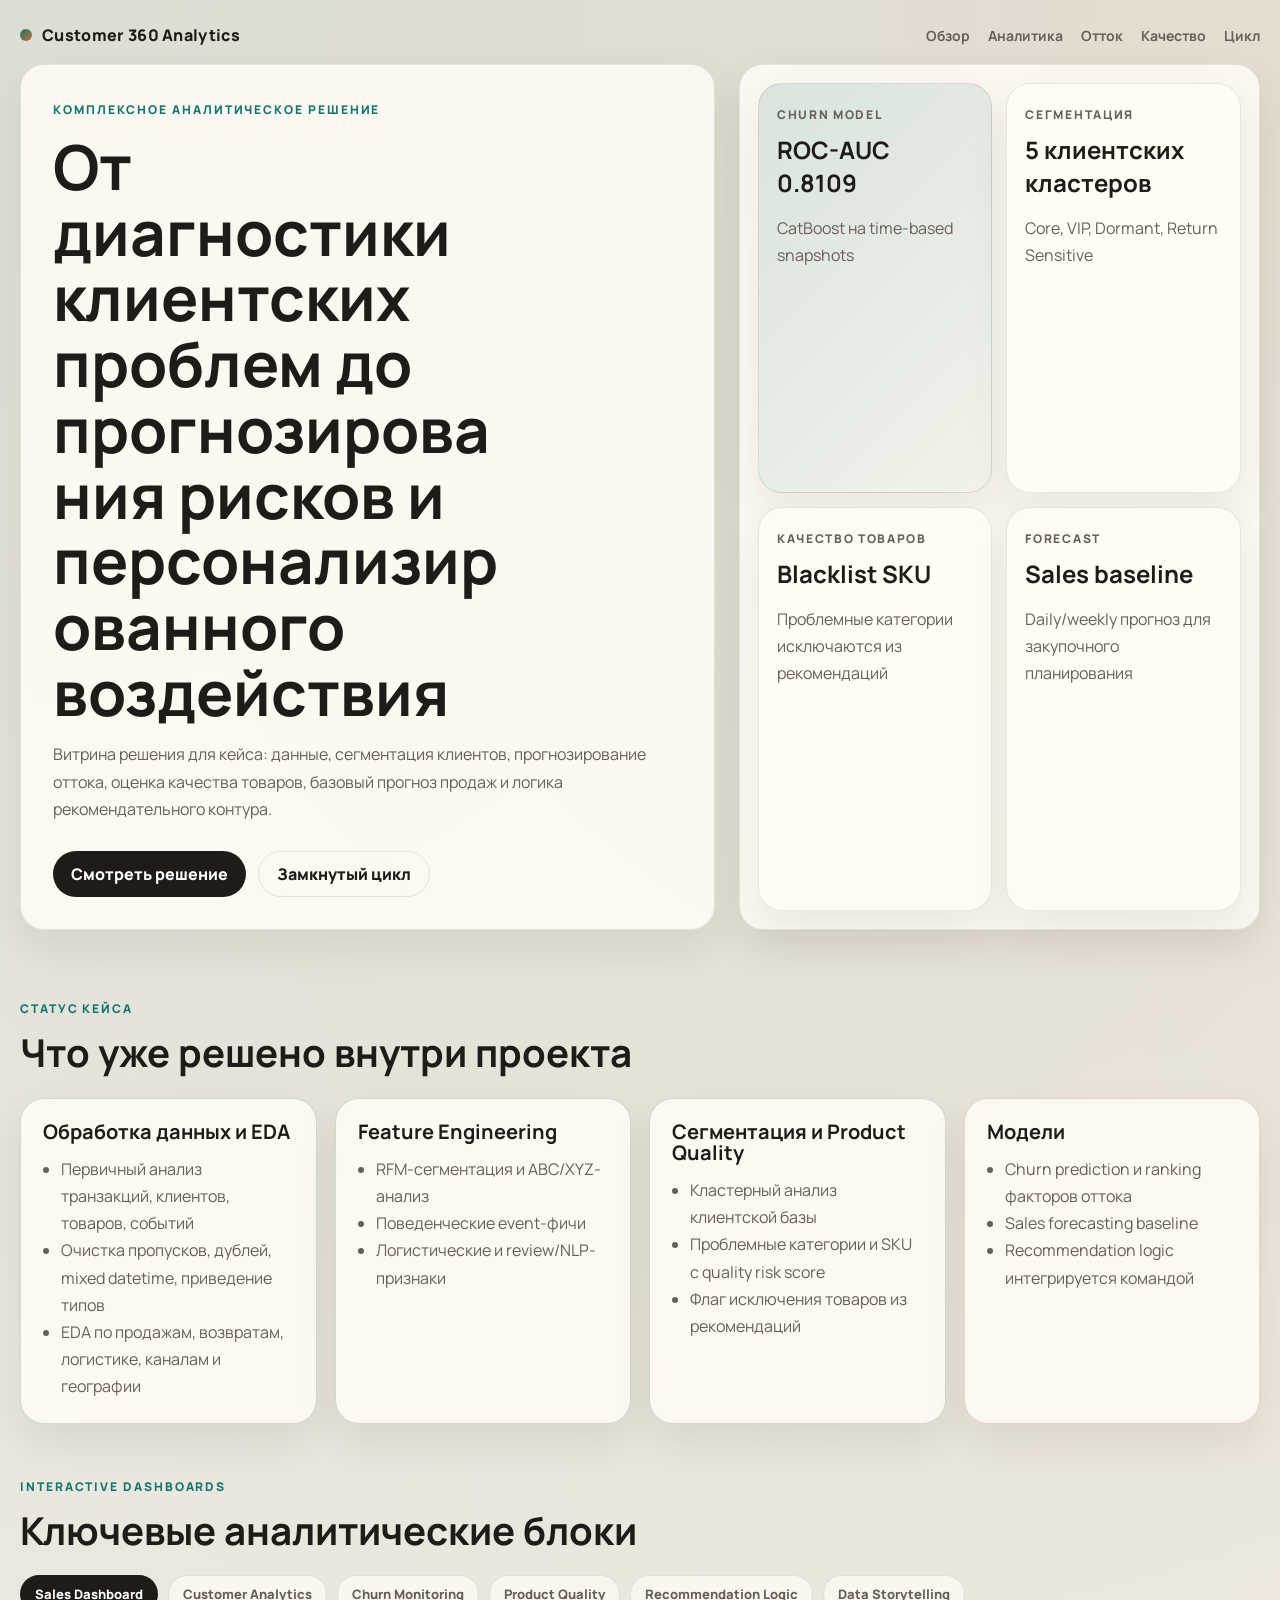
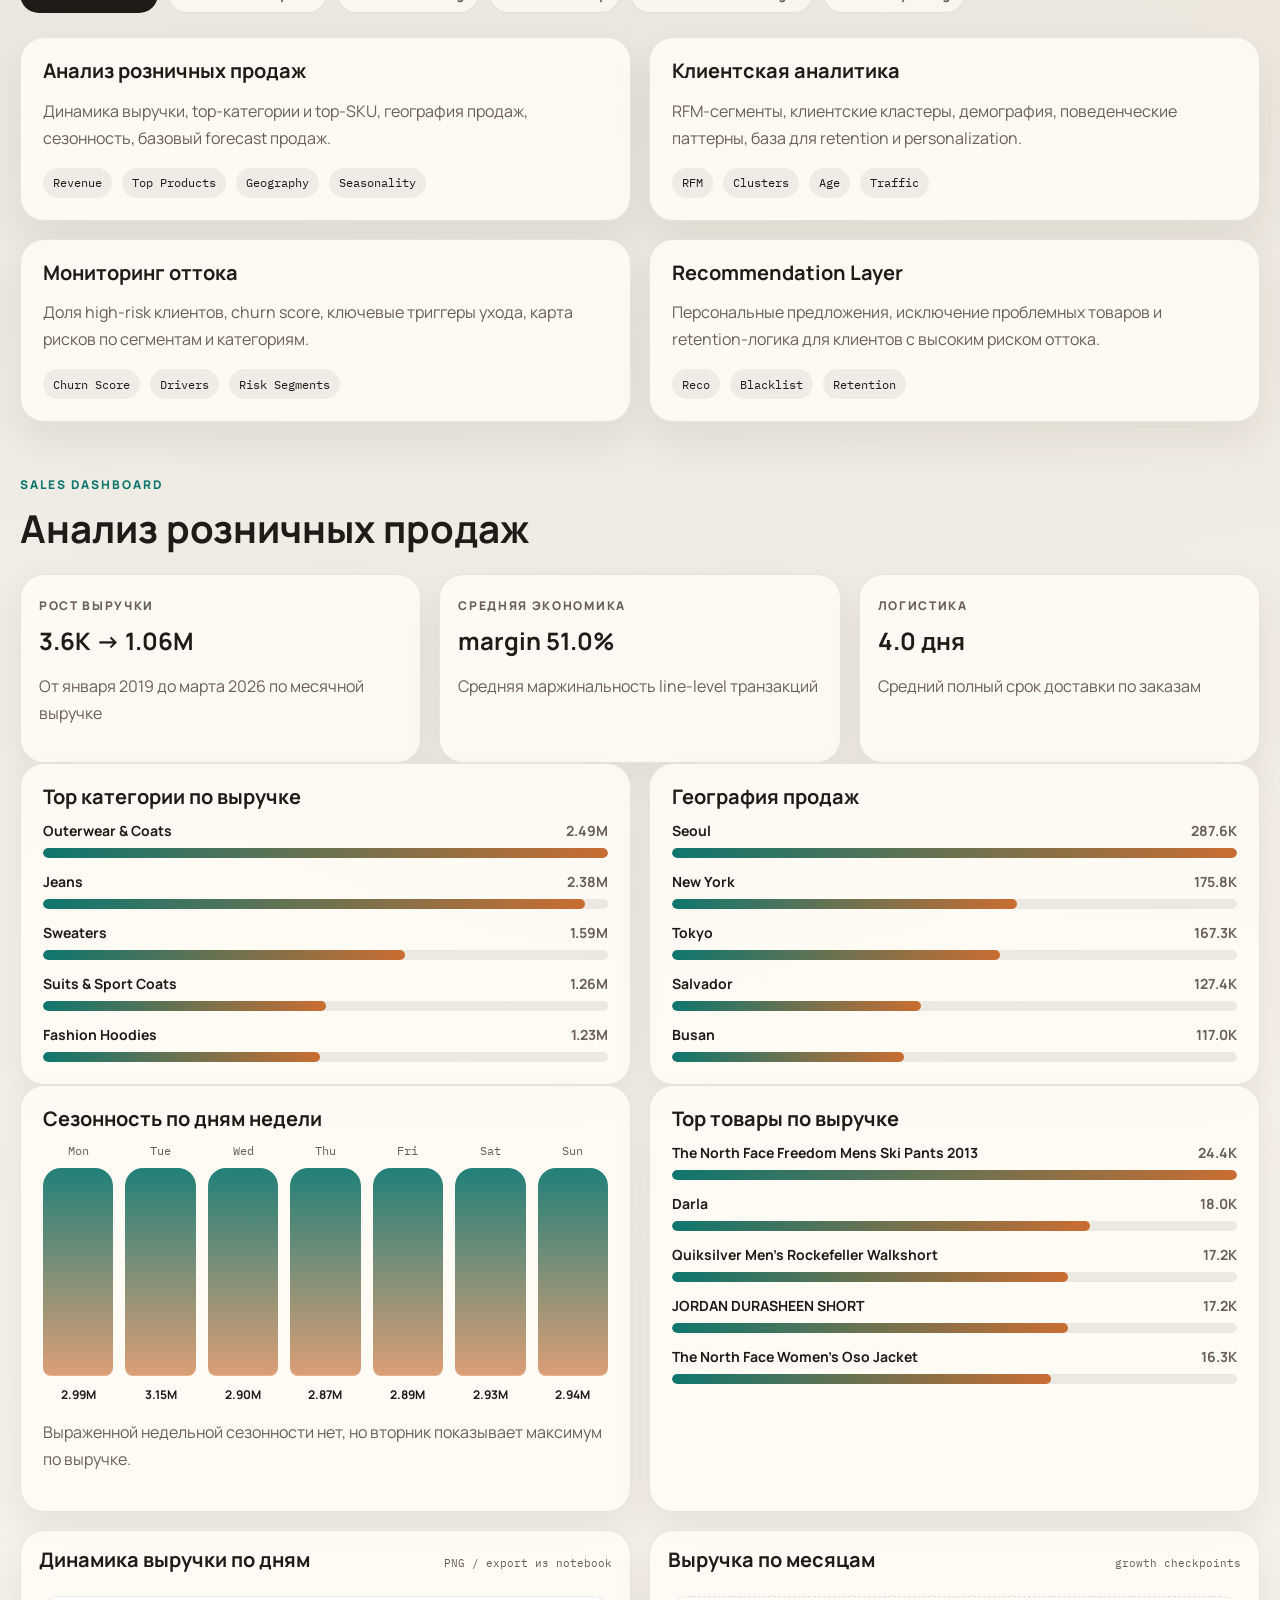
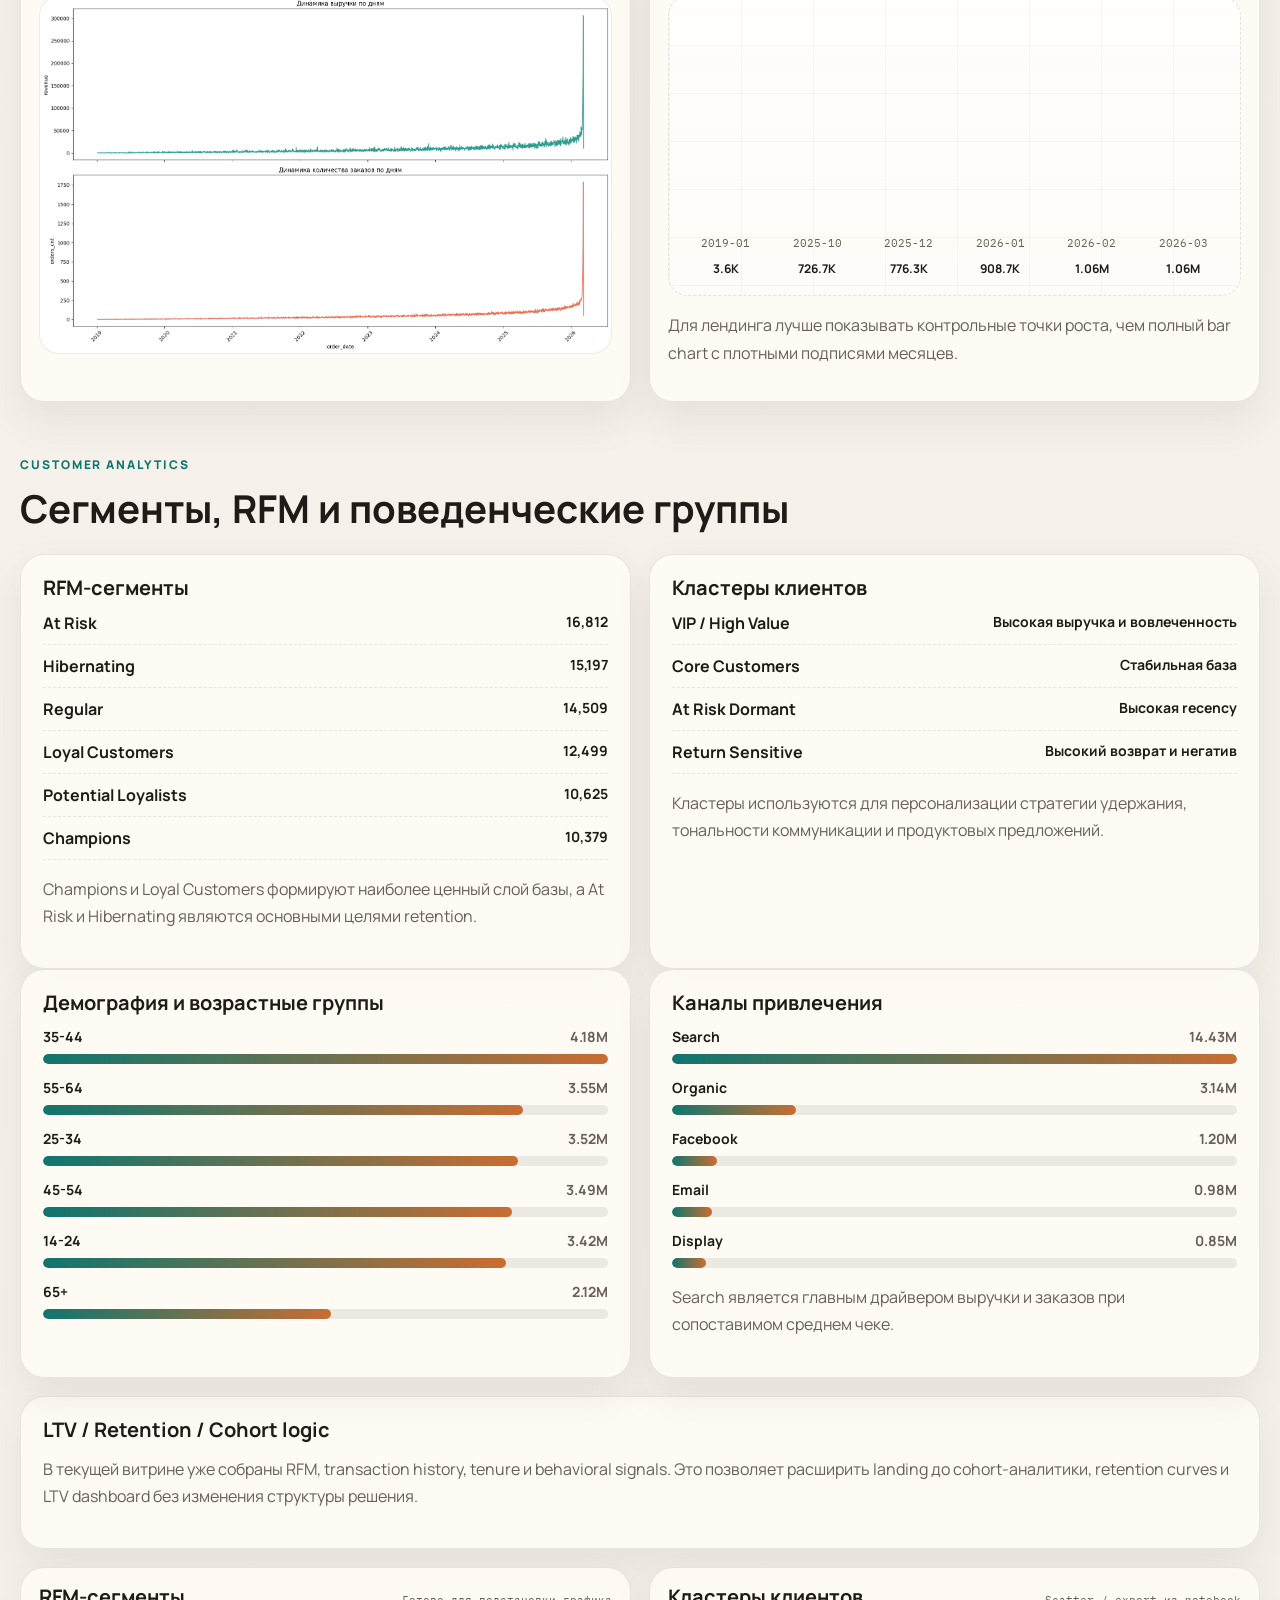
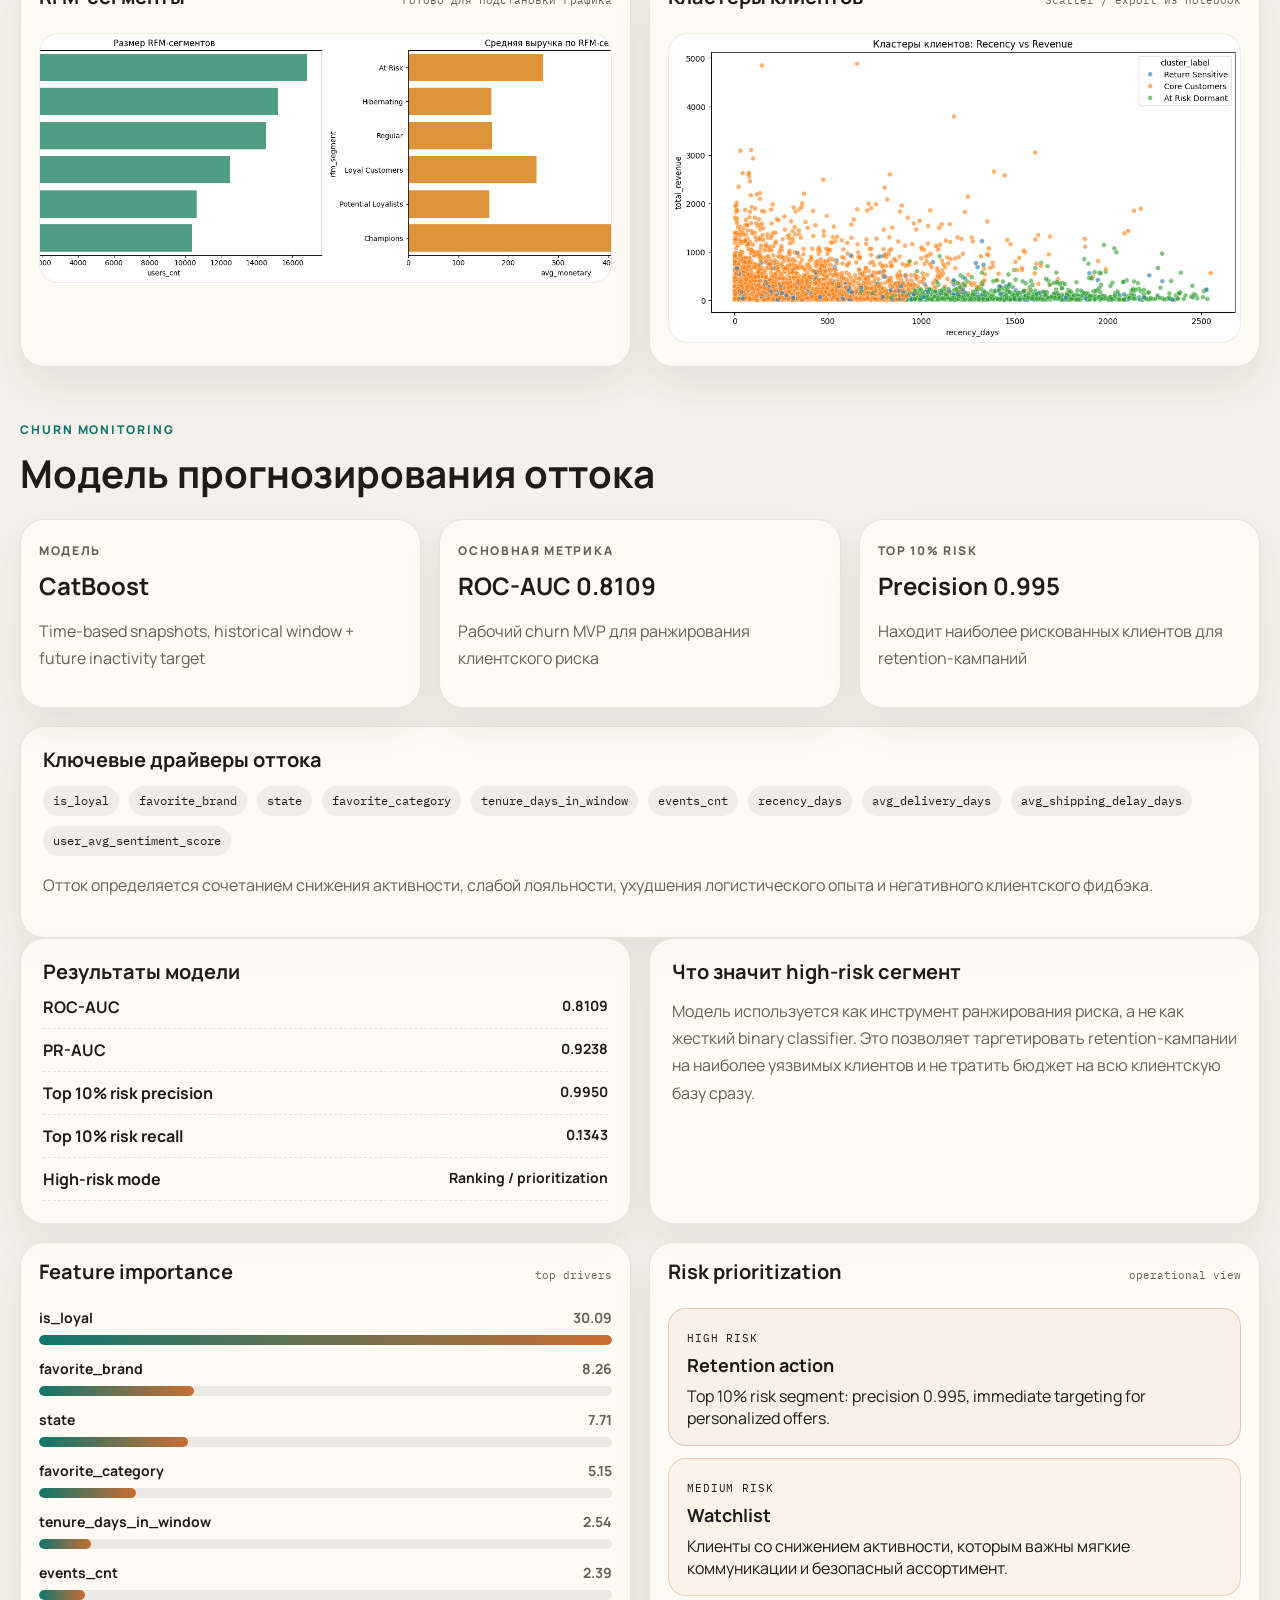
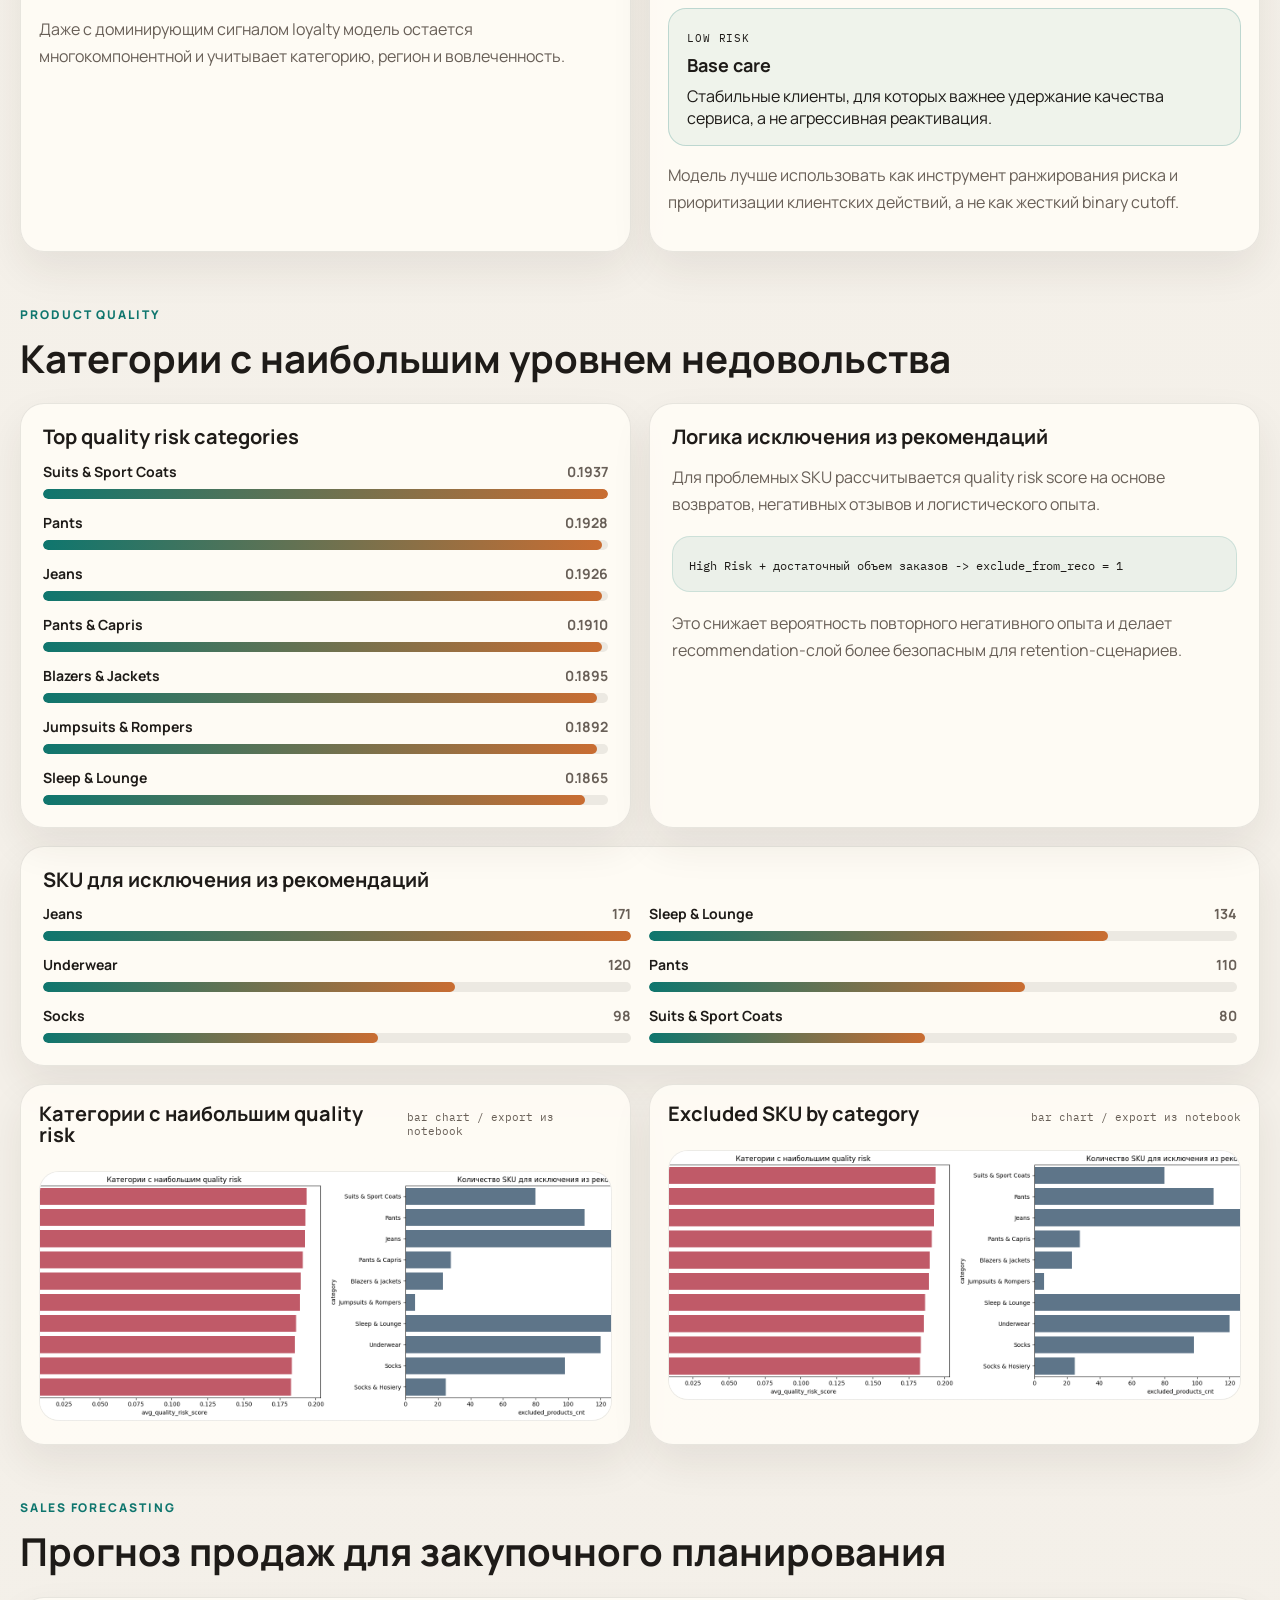
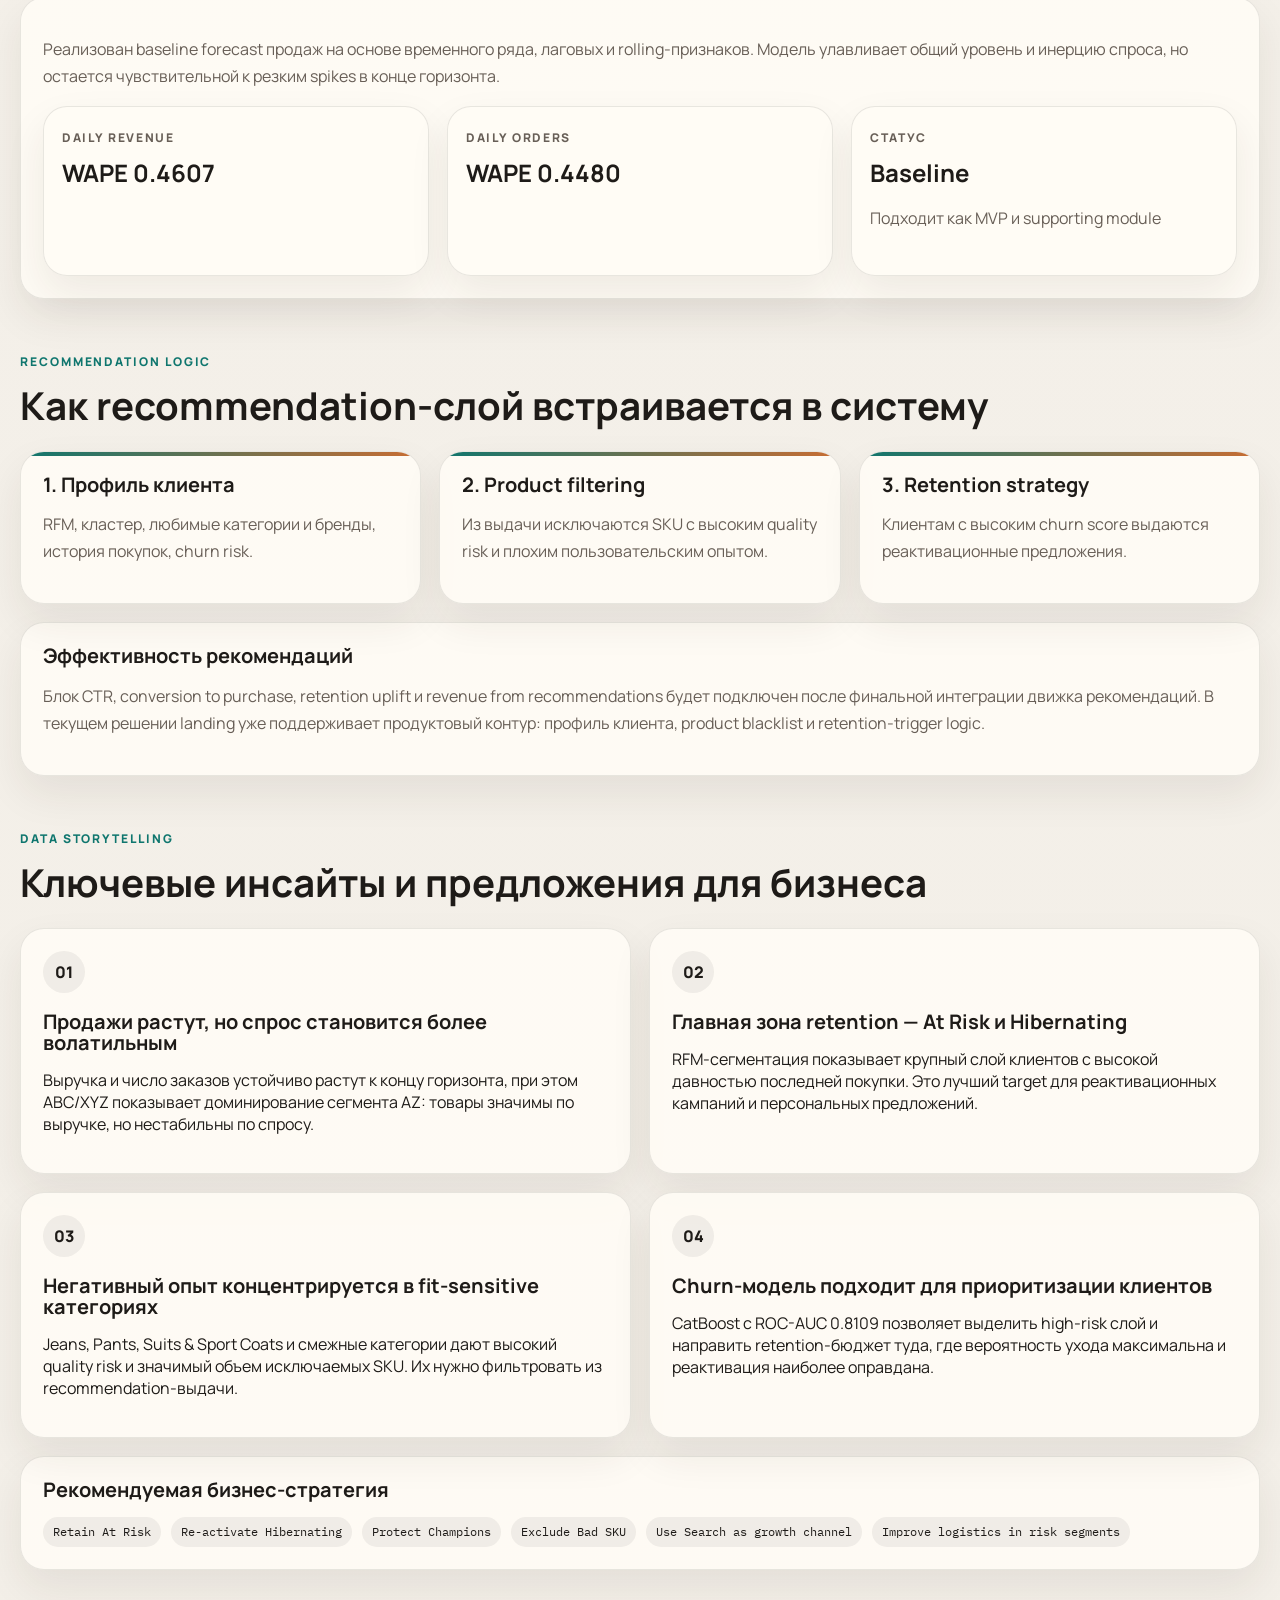
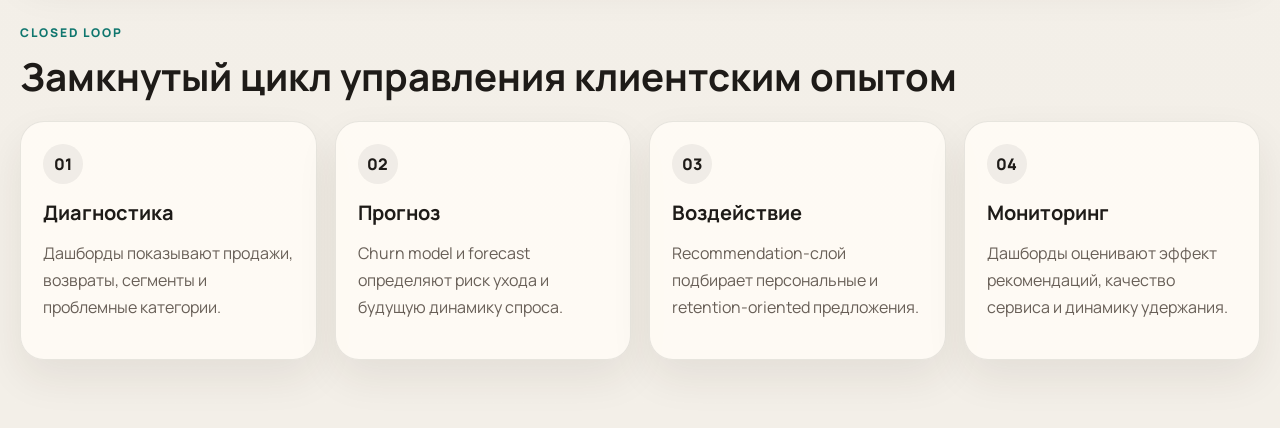
<file: landing/index.html>
<!doctype html>
<html lang="ru">
  <head>
    <meta charset="UTF-8" />
    <meta name="viewport" content="width=device-width, initial-scale=1.0" />
    <title>Customer 360 Analytics</title>
    <link rel="preconnect" href="https://fonts.googleapis.com" />
    <link rel="preconnect" href="https://fonts.gstatic.com" crossorigin />
    <link
      href="https://fonts.googleapis.com/css2?family=Manrope:wght@400;500;600;700;800&family=IBM+Plex+Mono:wght@400;500&display=swap"
      rel="stylesheet"
    />
    <link rel="stylesheet" href="./styles.css" />
  </head>
  <body>
    <div class="page-shell">
      <header class="hero">
        <nav class="topbar">
          <div class="brand">
            <span class="brand-dot"></span>
            <span>Customer 360 Analytics</span>
          </div>
          <div class="nav-links">
            <a href="#overview">Обзор</a>
            <a href="#analytics">Аналитика</a>
            <a href="#churn">Отток</a>
            <a href="#quality">Качество</a>
            <a href="#loop">Цикл</a>
          </div>
        </nav>

        <div class="hero-grid">
          <div class="hero-copy">
            <span class="eyebrow">Комплексное аналитическое решение</span>
            <h1>
              От диагностики клиентских проблем до прогнозирования рисков и
              персонализированного воздействия
            </h1>
            <p class="hero-text">
              Витрина решения для кейса: данные, сегментация клиентов,
              прогнозирование оттока, оценка качества товаров, базовый
              прогноз продаж и логика рекомендательного контура.
            </p>
            <div class="hero-actions">
              <a class="btn btn-primary" href="#overview">Смотреть решение</a>
              <a class="btn btn-secondary" href="#loop">Замкнутый цикл</a>
            </div>
          </div>

          <div class="hero-panel">
            <div class="metric-card accent">
              <span class="metric-label">Churn model</span>
              <strong>ROC-AUC 0.8109</strong>
              <p>CatBoost на time-based snapshots</p>
            </div>
            <div class="metric-card">
              <span class="metric-label">Сегментация</span>
              <strong>5 клиентских кластеров</strong>
              <p>Core, VIP, Dormant, Return Sensitive</p>
            </div>
            <div class="metric-card">
              <span class="metric-label">Качество товаров</span>
              <strong>Blacklist SKU</strong>
              <p>Проблемные категории исключаются из рекомендаций</p>
            </div>
            <div class="metric-card">
              <span class="metric-label">Forecast</span>
              <strong>Sales baseline</strong>
              <p>Daily/weekly прогноз для закупочного планирования</p>
            </div>
          </div>
        </div>
      </header>

      <main>
        <section id="overview" class="section">
          <div class="section-head">
            <span class="eyebrow">Статус кейса</span>
            <h2>Что уже решено внутри проекта</h2>
          </div>

          <div class="status-grid">
            <article class="status-card done">
              <h3>Обработка данных и EDA</h3>
              <ul>
                <li>Первичный анализ транзакций, клиентов, товаров, событий</li>
                <li>Очистка пропусков, дублей, mixed datetime, приведение типов</li>
                <li>EDA по продажам, возвратам, логистике, каналам и географии</li>
              </ul>
            </article>
            <article class="status-card done">
              <h3>Feature Engineering</h3>
              <ul>
                <li>RFM-сегментация и ABC/XYZ-анализ</li>
                <li>Поведенческие event-фичи</li>
                <li>Логистические и review/NLP-признаки</li>
              </ul>
            </article>
            <article class="status-card done">
              <h3>Сегментация и Product Quality</h3>
              <ul>
                <li>Кластерный анализ клиентской базы</li>
                <li>Проблемные категории и SKU с quality risk score</li>
                <li>Флаг исключения товаров из рекомендаций</li>
              </ul>
            </article>
            <article class="status-card progress">
              <h3>Модели</h3>
              <ul>
                <li>Churn prediction и ranking факторов оттока</li>
                <li>Sales forecasting baseline</li>
                <li>Recommendation logic интегрируется командой</li>
              </ul>
            </article>
          </div>
        </section>

        <section id="analytics" class="section section-alt">
          <div class="section-head">
            <span class="eyebrow">Interactive Dashboards</span>
            <h2>Ключевые аналитические блоки</h2>
          </div>

          <div class="tabs-strip">
            <a class="tab-pill active" href="#sales-dashboard">Sales Dashboard</a>
            <a class="tab-pill" href="#customer">Customer Analytics</a>
            <a class="tab-pill" href="#churn">Churn Monitoring</a>
            <a class="tab-pill" href="#quality">Product Quality</a>
            <a class="tab-pill" href="#reco">Recommendation Logic</a>
            <a class="tab-pill" href="#storytelling">Data Storytelling</a>
          </div>

          <div class="dashboard-grid">
            <article class="dashboard-card">
              <h3>Анализ розничных продаж</h3>
              <p>
                Динамика выручки, top-категории и top-SKU, география продаж,
                сезонность, базовый forecast продаж.
              </p>
              <div class="tag-row">
                <span>Revenue</span>
                <span>Top Products</span>
                <span>Geography</span>
                <span>Seasonality</span>
              </div>
            </article>
            <article class="dashboard-card">
              <h3>Клиентская аналитика</h3>
              <p>
                RFM-сегменты, клиентские кластеры, демография, поведенческие
                паттерны, база для retention и personalization.
              </p>
              <div class="tag-row">
                <span>RFM</span>
                <span>Clusters</span>
                <span>Age</span>
                <span>Traffic</span>
              </div>
            </article>
            <article class="dashboard-card">
              <h3>Мониторинг оттока</h3>
              <p>
                Доля high-risk клиентов, churn score, ключевые триггеры ухода,
                карта рисков по сегментам и категориям.
              </p>
              <div class="tag-row">
                <span>Churn Score</span>
                <span>Drivers</span>
                <span>Risk Segments</span>
              </div>
            </article>
            <article class="dashboard-card">
              <h3>Recommendation Layer</h3>
              <p>
                Персональные предложения, исключение проблемных товаров и
                retention-логика для клиентов с высоким риском оттока.
              </p>
              <div class="tag-row">
                <span>Reco</span>
                <span>Blacklist</span>
                <span>Retention</span>
              </div>
            </article>
          </div>
        </section>

        <section id="sales-dashboard" class="section">
          <div class="section-head">
            <span class="eyebrow">Sales Dashboard</span>
            <h2>Анализ розничных продаж</h2>
          </div>

          <div class="three-col compact">
            <article class="info-card">
              <span class="metric-label">Рост выручки</span>
              <strong>3.6K -> 1.06M</strong>
              <p>От января 2019 до марта 2026 по месячной выручке</p>
            </article>
            <article class="info-card">
              <span class="metric-label">Средняя экономика</span>
              <strong>margin 51.0%</strong>
              <p>Средняя маржинальность line-level транзакций</p>
            </article>
            <article class="info-card">
              <span class="metric-label">Логистика</span>
              <strong>4.0 дня</strong>
              <p>Средний полный срок доставки по заказам</p>
            </article>
          </div>

          <div class="two-col">
            <div class="panel">
              <h3>Top категории по выручке</h3>
              <div class="bar-list">
                <div class="bar-row"><span>Outerwear &amp; Coats</span><strong>2.49M</strong><div class="bar"><i style="width:100%"></i></div></div>
                <div class="bar-row"><span>Jeans</span><strong>2.38M</strong><div class="bar"><i style="width:96%"></i></div></div>
                <div class="bar-row"><span>Sweaters</span><strong>1.59M</strong><div class="bar"><i style="width:64%"></i></div></div>
                <div class="bar-row"><span>Suits &amp; Sport Coats</span><strong>1.26M</strong><div class="bar"><i style="width:50%"></i></div></div>
                <div class="bar-row"><span>Fashion Hoodies</span><strong>1.23M</strong><div class="bar"><i style="width:49%"></i></div></div>
              </div>
            </div>

            <div class="panel">
              <h3>География продаж</h3>
              <div class="bar-list">
                <div class="bar-row"><span>Seoul</span><strong>287.6K</strong><div class="bar"><i style="width:100%"></i></div></div>
                <div class="bar-row"><span>New York</span><strong>175.8K</strong><div class="bar"><i style="width:61%"></i></div></div>
                <div class="bar-row"><span>Tokyo</span><strong>167.3K</strong><div class="bar"><i style="width:58%"></i></div></div>
                <div class="bar-row"><span>Salvador</span><strong>127.4K</strong><div class="bar"><i style="width:44%"></i></div></div>
                <div class="bar-row"><span>Busan</span><strong>117.0K</strong><div class="bar"><i style="width:41%"></i></div></div>
              </div>
            </div>
          </div>

          <div class="two-col">
            <div class="panel">
              <h3>Сезонность по дням недели</h3>
              <div class="weekday-grid detailed">
                <div class="weekday-col">
                  <span>Mon</span>
                  <i style="height:94%"></i>
                  <strong>2.99M</strong>
                </div>
                <div class="weekday-col">
                  <span>Tue</span>
                  <i style="height:100%"></i>
                  <strong>3.15M</strong>
                </div>
                <div class="weekday-col">
                  <span>Wed</span>
                  <i style="height:92%"></i>
                  <strong>2.90M</strong>
                </div>
                <div class="weekday-col">
                  <span>Thu</span>
                  <i style="height:91%"></i>
                  <strong>2.87M</strong>
                </div>
                <div class="weekday-col">
                  <span>Fri</span>
                  <i style="height:92%"></i>
                  <strong>2.89M</strong>
                </div>
                <div class="weekday-col">
                  <span>Sat</span>
                  <i style="height:93%"></i>
                  <strong>2.93M</strong>
                </div>
                <div class="weekday-col">
                  <span>Sun</span>
                  <i style="height:93.5%"></i>
                  <strong>2.94M</strong>
                </div>
              </div>
              <p class="caption">Выраженной недельной сезонности нет, но вторник показывает максимум по выручке.</p>
            </div>

            <div class="panel">
              <h3>Top товары по выручке</h3>
              <div class="bar-list">
                <div class="bar-row"><span>The North Face Freedom Mens Ski Pants 2013</span><strong>24.4K</strong><div class="bar"><i style="width:100%"></i></div></div>
                <div class="bar-row"><span>Darla</span><strong>18.0K</strong><div class="bar"><i style="width:74%"></i></div></div>
                <div class="bar-row"><span>Quiksilver Men's Rockefeller Walkshort</span><strong>17.2K</strong><div class="bar"><i style="width:70%"></i></div></div>
                <div class="bar-row"><span>JORDAN DURASHEEN SHORT</span><strong>17.2K</strong><div class="bar"><i style="width:70%"></i></div></div>
                <div class="bar-row"><span>The North Face Women's Oso Jacket</span><strong>16.3K</strong><div class="bar"><i style="width:67%"></i></div></div>
              </div>
            </div>
          </div>

          <div class="chart-grid">
            <div class="chart-slot">
              <div class="chart-slot-head">
                <h3>Динамика выручки по дням</h3>
                <span>PNG / export из notebook</span>
              </div>
              <div class="chart-frame">
                <img src="./assets/plots/sales_daily_revenue.png" alt="Динамика выручки по дням" onload="this.nextElementSibling.style.display='none'" onerror="this.style.display='none'; this.nextElementSibling.style.display='block'" />
                <div class="chart-fallback">
                  <div class="chart-line chart-line-1"></div>
                  <div class="chart-line chart-line-2"></div>
                  <span>Положите файл <code>sales_daily_revenue.png</code> в <code>landing/assets/plots/</code></span>
                </div>
              </div>
            </div>
            <div class="chart-slot">
              <div class="chart-slot-head">
                <h3>Выручка по месяцам</h3>
                <span>growth checkpoints</span>
              </div>
              <div class="chart-placeholder bars checkpoints">
                <div class="checkpoint"><i style="height: 2%"></i><span>2019-01</span><strong>3.6K</strong></div>
                <div class="checkpoint"><i style="height: 18%"></i><span>2025-10</span><strong>726.7K</strong></div>
                <div class="checkpoint"><i style="height: 20%"></i><span>2025-12</span><strong>776.3K</strong></div>
                <div class="checkpoint"><i style="height: 24%"></i><span>2026-01</span><strong>908.7K</strong></div>
                <div class="checkpoint"><i style="height: 28%"></i><span>2026-02</span><strong>1.06M</strong></div>
                <div class="checkpoint"><i style="height: 28.5%"></i><span>2026-03</span><strong>1.06M</strong></div>
              </div>
              <p class="caption">Для лендинга лучше показывать контрольные точки роста, чем полный bar chart с плотными подписями месяцев.</p>
            </div>
          </div>
        </section>

        <section id="customer" class="section">
          <div class="section-head">
            <span class="eyebrow">Customer Analytics</span>
            <h2>Сегменты, RFM и поведенческие группы</h2>
          </div>

          <div class="two-col">
            <div class="panel">
              <h3>RFM-сегменты</h3>
              <div class="mini-list">
                <div><span>At Risk</span><strong>16,812</strong></div>
                <div><span>Hibernating</span><strong>15,197</strong></div>
                <div><span>Regular</span><strong>14,509</strong></div>
                <div><span>Loyal Customers</span><strong>12,499</strong></div>
                <div><span>Potential Loyalists</span><strong>10,625</strong></div>
                <div><span>Champions</span><strong>10,379</strong></div>
              </div>
              <p class="caption">
                Champions и Loyal Customers формируют наиболее ценный слой базы,
                а At Risk и Hibernating являются основными целями retention.
              </p>
            </div>

            <div class="panel">
              <h3>Кластеры клиентов</h3>
              <div class="mini-list">
                <div><span>VIP / High Value</span><strong>Высокая выручка и вовлеченность</strong></div>
                <div><span>Core Customers</span><strong>Стабильная база</strong></div>
                <div><span>At Risk Dormant</span><strong>Высокая recency</strong></div>
                <div><span>Return Sensitive</span><strong>Высокий возврат и негатив</strong></div>
              </div>
              <p class="caption">
                Кластеры используются для персонализации стратегии удержания,
                тональности коммуникации и продуктовых предложений.
              </p>
            </div>
          </div>

          <div class="two-col">
            <div class="panel">
              <h3>Демография и возрастные группы</h3>
              <div class="bar-list">
                <div class="bar-row"><span>35-44</span><strong>4.18M</strong><div class="bar"><i style="width:100%"></i></div></div>
                <div class="bar-row"><span>55-64</span><strong>3.55M</strong><div class="bar"><i style="width:85%"></i></div></div>
                <div class="bar-row"><span>25-34</span><strong>3.52M</strong><div class="bar"><i style="width:84%"></i></div></div>
                <div class="bar-row"><span>45-54</span><strong>3.49M</strong><div class="bar"><i style="width:83%"></i></div></div>
                <div class="bar-row"><span>14-24</span><strong>3.42M</strong><div class="bar"><i style="width:82%"></i></div></div>
                <div class="bar-row"><span>65+</span><strong>2.12M</strong><div class="bar"><i style="width:51%"></i></div></div>
              </div>
            </div>

            <div class="panel">
              <h3>Каналы привлечения</h3>
              <div class="bar-list">
                <div class="bar-row"><span>Search</span><strong>14.43M</strong><div class="bar"><i style="width:100%"></i></div></div>
                <div class="bar-row"><span>Organic</span><strong>3.14M</strong><div class="bar"><i style="width:22%"></i></div></div>
                <div class="bar-row"><span>Facebook</span><strong>1.20M</strong><div class="bar"><i style="width:8%"></i></div></div>
                <div class="bar-row"><span>Email</span><strong>0.98M</strong><div class="bar"><i style="width:7%"></i></div></div>
                <div class="bar-row"><span>Display</span><strong>0.85M</strong><div class="bar"><i style="width:6%"></i></div></div>
              </div>
              <p class="caption">Search является главным драйвером выручки и заказов при сопоставимом среднем чеке.</p>
            </div>
          </div>

          <div class="panel wide">
            <h3>LTV / Retention / Cohort logic</h3>
            <p>
              В текущей витрине уже собраны RFM, transaction history, tenure и behavioral signals. Это позволяет
              расширить landing до cohort-аналитики, retention curves и LTV dashboard без изменения структуры решения.
            </p>
          </div>

          <div class="chart-grid">
            <div class="chart-slot">
              <div class="chart-slot-head">
                <h3>RFM-сегменты</h3>
                <span>Готово для подстановки графика</span>
              </div>
              <div class="chart-frame">
                <img src="./assets/plots/customer_rfm_segments.png" alt="RFM сегменты" onload="this.nextElementSibling.style.display='none'" onerror="this.style.display='none'; this.nextElementSibling.style.display='block'" />
                <div class="chart-fallback bars">
                  <i style="height: 100%"></i><i style="height: 90%"></i><i style="height: 86%"></i>
                  <i style="height: 74%"></i><i style="height: 63%"></i><i style="height: 61%"></i>
                  <span>Положите файл <code>customer_rfm_segments.png</code> в <code>landing/assets/plots/</code></span>
                </div>
              </div>
            </div>
            <div class="chart-slot">
              <div class="chart-slot-head">
                <h3>Кластеры клиентов</h3>
                <span>Scatter / export из notebook</span>
              </div>
              <div class="chart-frame">
                <img src="./assets/plots/customer_clusters.png" alt="Кластеры клиентов" onload="this.nextElementSibling.style.display='none'" onerror="this.style.display='none'; this.nextElementSibling.style.display='block'" />
                <div class="chart-fallback scatter">
                  <span style="left:14%; top:70%"></span>
                  <span style="left:19%; top:61%"></span>
                  <span style="left:26%; top:65%"></span>
                  <span style="left:38%; top:36%"></span>
                  <span style="left:49%; top:58%"></span>
                  <span style="left:58%; top:72%"></span>
                  <span style="left:68%; top:28%"></span>
                  <span style="left:77%; top:63%"></span>
                  <span style="left:84%; top:47%"></span>
                  <em>Положите файл <code>customer_clusters.png</code> в <code>landing/assets/plots/</code></em>
                </div>
              </div>
            </div>
          </div>
        </section>

        <section id="churn" class="section section-alt">
          <div class="section-head">
            <span class="eyebrow">Churn Monitoring</span>
            <h2>Модель прогнозирования оттока</h2>
          </div>

          <div class="three-col">
            <article class="info-card">
              <span class="metric-label">Модель</span>
              <strong>CatBoost</strong>
              <p>Time-based snapshots, historical window + future inactivity target</p>
            </article>
            <article class="info-card">
              <span class="metric-label">Основная метрика</span>
              <strong>ROC-AUC 0.8109</strong>
              <p>Рабочий churn MVP для ранжирования клиентского риска</p>
            </article>
            <article class="info-card">
              <span class="metric-label">Top 10% risk</span>
              <strong>Precision 0.995</strong>
              <p>Находит наиболее рискованных клиентов для retention-кампаний</p>
            </article>
          </div>

          <div class="panel wide">
            <h3>Ключевые драйверы оттока</h3>
            <div class="tag-row">
              <span>is_loyal</span>
              <span>favorite_brand</span>
              <span>state</span>
              <span>favorite_category</span>
              <span>tenure_days_in_window</span>
              <span>events_cnt</span>
              <span>recency_days</span>
              <span>avg_delivery_days</span>
              <span>avg_shipping_delay_days</span>
              <span>user_avg_sentiment_score</span>
            </div>
            <p class="caption">
              Отток определяется сочетанием снижения активности, слабой
              лояльности, ухудшения логистического опыта и негативного
              клиентского фидбэка.
            </p>
          </div>

          <div class="two-col">
            <div class="panel">
              <h3>Результаты модели</h3>
              <div class="mini-list">
                <div><span>ROC-AUC</span><strong>0.8109</strong></div>
                <div><span>PR-AUC</span><strong>0.9238</strong></div>
                <div><span>Top 10% risk precision</span><strong>0.9950</strong></div>
                <div><span>Top 10% risk recall</span><strong>0.1343</strong></div>
                <div><span>High-risk mode</span><strong>Ranking / prioritization</strong></div>
              </div>
            </div>

            <div class="panel">
              <h3>Что значит high-risk сегмент</h3>
              <p>
                Модель используется как инструмент ранжирования риска, а не как жесткий binary classifier.
                Это позволяет таргетировать retention-кампании на наиболее уязвимых клиентов и не тратить бюджет
                на всю клиентскую базу сразу.
              </p>
            </div>
          </div>

          <div class="chart-grid">
            <div class="chart-slot">
              <div class="chart-slot-head">
                <h3>Feature importance</h3>
                <span>top drivers</span>
              </div>
              <div class="bar-list">
                <div class="bar-row"><span>is_loyal</span><strong>30.09</strong><div class="bar"><i style="width:100%"></i></div></div>
                <div class="bar-row"><span>favorite_brand</span><strong>8.26</strong><div class="bar"><i style="width:27%"></i></div></div>
                <div class="bar-row"><span>state</span><strong>7.71</strong><div class="bar"><i style="width:26%"></i></div></div>
                <div class="bar-row"><span>favorite_category</span><strong>5.15</strong><div class="bar"><i style="width:17%"></i></div></div>
                <div class="bar-row"><span>tenure_days_in_window</span><strong>2.54</strong><div class="bar"><i style="width:9%"></i></div></div>
                <div class="bar-row"><span>events_cnt</span><strong>2.39</strong><div class="bar"><i style="width:8%"></i></div></div>
              </div>
              <p class="caption">Даже с доминирующим сигналом loyalty модель остается многокомпонентной и учитывает категорию, регион и вовлеченность.</p>
            </div>
            <div class="chart-slot">
              <div class="chart-slot-head">
                <h3>Risk prioritization</h3>
                <span>operational view</span>
              </div>
              <div class="priority-stack">
                <div class="priority-card high">
                  <span>High Risk</span>
                  <strong>Retention action</strong>
                  <p>Top 10% risk segment: precision 0.995, immediate targeting for personalized offers.</p>
                </div>
                <div class="priority-card medium">
                  <span>Medium Risk</span>
                  <strong>Watchlist</strong>
                  <p>Клиенты со снижением активности, которым важны мягкие коммуникации и безопасный ассортимент.</p>
                </div>
                <div class="priority-card low">
                  <span>Low Risk</span>
                  <strong>Base care</strong>
                  <p>Стабильные клиенты, для которых важнее удержание качества сервиса, а не агрессивная реактивация.</p>
                </div>
              </div>
              <p class="caption">Модель лучше использовать как инструмент ранжирования риска и приоритизации клиентских действий, а не как жесткий binary cutoff.</p>
            </div>
          </div>
        </section>

        <section id="quality" class="section">
          <div class="section-head">
            <span class="eyebrow">Product Quality</span>
            <h2>Категории с наибольшим уровнем недовольства</h2>
          </div>

          <div class="two-col">
            <div class="panel">
              <h3>Top quality risk categories</h3>
              <div class="bar-list">
                <div class="bar-row"><span>Suits &amp; Sport Coats</span><strong>0.1937</strong><div class="bar"><i style="width:100%"></i></div></div>
                <div class="bar-row"><span>Pants</span><strong>0.1928</strong><div class="bar"><i style="width:99%"></i></div></div>
                <div class="bar-row"><span>Jeans</span><strong>0.1926</strong><div class="bar"><i style="width:99%"></i></div></div>
                <div class="bar-row"><span>Pants &amp; Capris</span><strong>0.1910</strong><div class="bar"><i style="width:99%"></i></div></div>
                <div class="bar-row"><span>Blazers &amp; Jackets</span><strong>0.1895</strong><div class="bar"><i style="width:98%"></i></div></div>
                <div class="bar-row"><span>Jumpsuits &amp; Rompers</span><strong>0.1892</strong><div class="bar"><i style="width:98%"></i></div></div>
                <div class="bar-row"><span>Sleep &amp; Lounge</span><strong>0.1865</strong><div class="bar"><i style="width:96%"></i></div></div>
              </div>
            </div>

            <div class="panel">
              <h3>Логика исключения из рекомендаций</h3>
              <p>
                Для проблемных SKU рассчитывается quality risk score на основе
                возвратов, негативных отзывов и логистического опыта.
              </p>
              <div class="rule-box">
                <code>High Risk + достаточный объем заказов -> exclude_from_reco = 1</code>
              </div>
              <p class="caption">
                Это снижает вероятность повторного негативного опыта и делает
                recommendation-слой более безопасным для retention-сценариев.
              </p>
            </div>
          </div>

          <div class="panel wide">
            <h3>SKU для исключения из рекомендаций</h3>
            <div class="bar-list two-columns">
              <div class="bar-row"><span>Jeans</span><strong>171</strong><div class="bar"><i style="width:100%"></i></div></div>
              <div class="bar-row"><span>Sleep &amp; Lounge</span><strong>134</strong><div class="bar"><i style="width:78%"></i></div></div>
              <div class="bar-row"><span>Underwear</span><strong>120</strong><div class="bar"><i style="width:70%"></i></div></div>
              <div class="bar-row"><span>Pants</span><strong>110</strong><div class="bar"><i style="width:64%"></i></div></div>
              <div class="bar-row"><span>Socks</span><strong>98</strong><div class="bar"><i style="width:57%"></i></div></div>
              <div class="bar-row"><span>Suits &amp; Sport Coats</span><strong>80</strong><div class="bar"><i style="width:47%"></i></div></div>
            </div>
          </div>

          <div class="chart-grid">
            <div class="chart-slot">
              <div class="chart-slot-head">
                <h3>Категории с наибольшим quality risk</h3>
                <span>bar chart / export из notebook</span>
              </div>
              <div class="chart-frame">
                <img src="./assets/plots/product_quality_categories.png" alt="Категории с quality risk" onload="this.nextElementSibling.style.display='none'" onerror="this.style.display='none'; this.nextElementSibling.style.display='block'" />
                <div class="chart-fallback bars horizontal">
                  <i style="width: 100%"></i><i style="width: 99%"></i><i style="width: 99%"></i>
                  <i style="width: 98%"></i><i style="width: 97%"></i><i style="width: 96%"></i>
                  <span>Положите файл <code>product_quality_categories.png</code> в <code>landing/assets/plots/</code></span>
                </div>
              </div>
            </div>
            <div class="chart-slot">
              <div class="chart-slot-head">
                <h3>Excluded SKU by category</h3>
                <span>bar chart / export из notebook</span>
              </div>
              <div class="chart-frame">
                <img src="./assets/plots/product_quality_excluded_sku.png" alt="Excluded SKU by category" onload="this.nextElementSibling.style.display='none'" onerror="this.style.display='none'; this.nextElementSibling.style.display='block'" />
                <div class="chart-fallback bars horizontal">
                  <i style="width: 100%"></i><i style="width: 78%"></i><i style="width: 70%"></i>
                  <i style="width: 64%"></i><i style="width: 57%"></i><i style="width: 47%"></i>
                  <span>Положите файл <code>product_quality_excluded_sku.png</code> в <code>landing/assets/plots/</code></span>
                </div>
              </div>
            </div>
          </div>
        </section>

        <section id="forecast" class="section section-alt">
          <div class="section-head">
            <span class="eyebrow">Sales Forecasting</span>
            <h2>Прогноз продаж для закупочного планирования</h2>
          </div>

          <div class="panel wide">
            <p>
              Реализован baseline forecast продаж на основе временного ряда,
              лаговых и rolling-признаков. Модель улавливает общий уровень и
              инерцию спроса, но остается чувствительной к резким spikes в конце
              горизонта.
            </p>
            <div class="three-col compact">
              <article class="info-card">
                <span class="metric-label">Daily Revenue</span>
                <strong>WAPE 0.4607</strong>
              </article>
              <article class="info-card">
                <span class="metric-label">Daily Orders</span>
                <strong>WAPE 0.4480</strong>
              </article>
              <article class="info-card">
                <span class="metric-label">Статус</span>
                <strong>Baseline</strong>
                <p>Подходит как MVP и supporting module</p>
              </article>
            </div>
          </div>
        </section>

        <section id="reco" class="section">
          <div class="section-head">
            <span class="eyebrow">Recommendation Logic</span>
            <h2>Как recommendation-слой встраивается в систему</h2>
          </div>

          <div class="flow-grid">
            <div class="flow-card">
              <h3>1. Профиль клиента</h3>
              <p>RFM, кластер, любимые категории и бренды, история покупок, churn risk.</p>
            </div>
            <div class="flow-card">
              <h3>2. Product filtering</h3>
              <p>Из выдачи исключаются SKU с высоким quality risk и плохим пользовательским опытом.</p>
            </div>
            <div class="flow-card">
              <h3>3. Retention strategy</h3>
              <p>Клиентам с высоким churn score выдаются реактивационные предложения.</p>
            </div>
          </div>

          <div class="panel wide">
            <h3>Эффективность рекомендаций</h3>
            <p>
              Блок CTR, conversion to purchase, retention uplift и revenue from recommendations
              будет подключен после финальной интеграции движка рекомендаций. В текущем решении landing уже
              поддерживает продуктовый контур: профиль клиента, product blacklist и retention-trigger logic.
            </p>
          </div>
        </section>

        <section id="storytelling" class="section section-alt">
          <div class="section-head">
            <span class="eyebrow">Data Storytelling</span>
            <h2>Ключевые инсайты и предложения для бизнеса</h2>
          </div>

          <div class="story-grid">
            <article class="story-card">
              <span>01</span>
              <h3>Продажи растут, но спрос становится более волатильным</h3>
              <p>
                Выручка и число заказов устойчиво растут к концу горизонта, при этом ABC/XYZ показывает доминирование
                сегмента AZ: товары значимы по выручке, но нестабильны по спросу.
              </p>
            </article>
            <article class="story-card">
              <span>02</span>
              <h3>Главная зона retention — At Risk и Hibernating</h3>
              <p>
                RFM-сегментация показывает крупный слой клиентов с высокой давностью последней покупки. Это лучший
                target для реактивационных кампаний и персональных предложений.
              </p>
            </article>
            <article class="story-card">
              <span>03</span>
              <h3>Негативный опыт концентрируется в fit-sensitive категориях</h3>
              <p>
                Jeans, Pants, Suits &amp; Sport Coats и смежные категории дают высокий quality risk и значимый объем
                исключаемых SKU. Их нужно фильтровать из recommendation-выдачи.
              </p>
            </article>
            <article class="story-card">
              <span>04</span>
              <h3>Churn-модель подходит для приоритизации клиентов</h3>
              <p>
                CatBoost с ROC-AUC 0.8109 позволяет выделить high-risk слой и направить retention-бюджет туда, где
                вероятность ухода максимальна и реактивация наиболее оправдана.
              </p>
            </article>
          </div>

          <div class="panel wide">
            <h3>Рекомендуемая бизнес-стратегия</h3>
            <div class="tag-row">
              <span>Retain At Risk</span>
              <span>Re-activate Hibernating</span>
              <span>Protect Champions</span>
              <span>Exclude Bad SKU</span>
              <span>Use Search as growth channel</span>
              <span>Improve logistics in risk segments</span>
            </div>
          </div>
        </section>

        <section id="loop" class="section section-loop">
          <div class="section-head">
            <span class="eyebrow">Closed Loop</span>
            <h2>Замкнутый цикл управления клиентским опытом</h2>
          </div>

          <div class="loop-grid">
            <div class="loop-step">
              <span>01</span>
              <h3>Диагностика</h3>
              <p>Дашборды показывают продажи, возвраты, сегменты и проблемные категории.</p>
            </div>
            <div class="loop-step">
              <span>02</span>
              <h3>Прогноз</h3>
              <p>Churn model и forecast определяют риск ухода и будущую динамику спроса.</p>
            </div>
            <div class="loop-step">
              <span>03</span>
              <h3>Воздействие</h3>
              <p>Recommendation-слой подбирает персональные и retention-oriented предложения.</p>
            </div>
            <div class="loop-step">
              <span>04</span>
              <h3>Мониторинг</h3>
              <p>Дашборды оценивают эффект рекомендаций, качество сервиса и динамику удержания.</p>
            </div>
          </div>
        </section>
      </main>
    </div>
  </body>
</html>
</file>
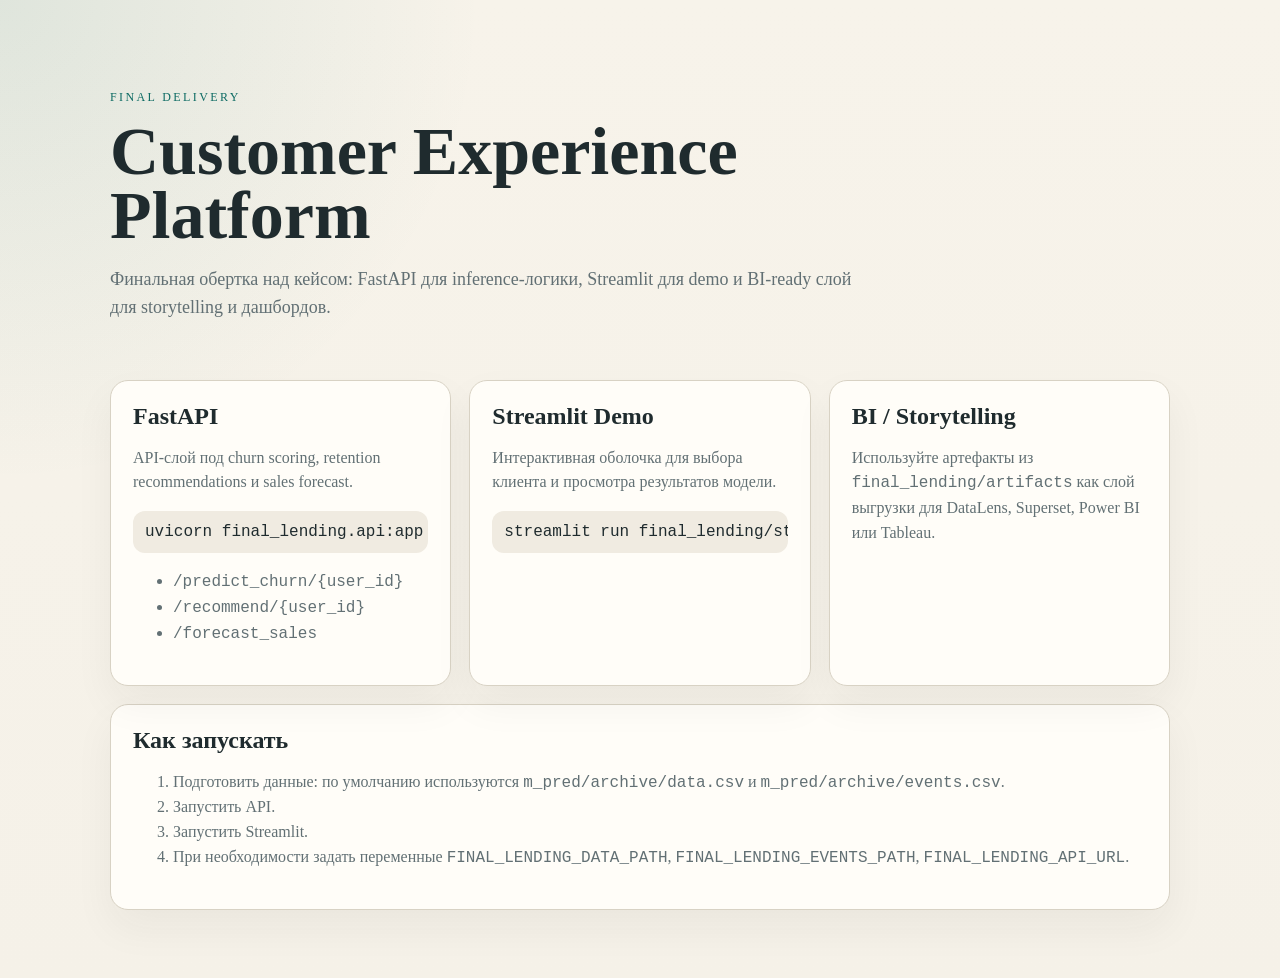
<file: final_lending/landing/index.html>
<!doctype html>
<html lang="ru">
<head>
  <meta charset="utf-8">
  <meta name="viewport" content="width=device-width, initial-scale=1">
  <title>Final Lending</title>
  <link rel="stylesheet" href="./styles.css">
</head>
<body>
  <main class="page">
    <section class="hero">
      <p class="eyebrow">Final Delivery</p>
      <h1>Customer Experience Platform</h1>
      <p class="lead">
        Финальная обертка над кейсом: FastAPI для inference-логики, Streamlit для demo и BI-ready слой
        для storytelling и дашбордов.
      </p>
    </section>

    <section class="grid">
      <article class="card">
        <h2>FastAPI</h2>
        <p>API-слой под churn scoring, retention recommendations и sales forecast.</p>
        <pre><code>uvicorn final_lending.api:app --reload</code></pre>
        <ul>
          <li><code>/predict_churn/{user_id}</code></li>
          <li><code>/recommend/{user_id}</code></li>
          <li><code>/forecast_sales</code></li>
        </ul>
      </article>

      <article class="card">
        <h2>Streamlit Demo</h2>
        <p>Интерактивная оболочка для выбора клиента и просмотра результатов модели.</p>
        <pre><code>streamlit run final_lending/streamlit_app.py</code></pre>
      </article>

      <article class="card">
        <h2>BI / Storytelling</h2>
        <p>Используйте артефакты из <code>final_lending/artifacts</code> как слой выгрузки для DataLens, Superset, Power BI или Tableau.</p>
      </article>
    </section>

    <section class="steps">
      <h2>Как запускать</h2>
      <ol>
        <li>Подготовить данные: по умолчанию используются <code>m_pred/archive/data.csv</code> и <code>m_pred/archive/events.csv</code>.</li>
        <li>Запустить API.</li>
        <li>Запустить Streamlit.</li>
        <li>При необходимости задать переменные <code>FINAL_LENDING_DATA_PATH</code>, <code>FINAL_LENDING_EVENTS_PATH</code>, <code>FINAL_LENDING_API_URL</code>.</li>
      </ol>
    </section>
  </main>
</body>
</html>
</file>
<file: landing/styles.css>
:root {
  --bg: #f6f3ee;
  --paper: #fffdf8;
  --panel: rgba(255, 252, 245, 0.88);
  --line: rgba(33, 32, 30, 0.1);
  --text: #1e1b18;
  --muted: #685f57;
  --accent: #0f766e;
  --accent-2: #c96d32;
  --success: #2c6e49;
  --warning: #a84b2a;
  --shadow: 0 18px 40px rgba(49, 39, 28, 0.08);
}

* {
  box-sizing: border-box;
}

html {
  scroll-behavior: smooth;
}

body {
  margin: 0;
  font-family: "Manrope", sans-serif;
  background:
    radial-gradient(circle at top left, rgba(15, 118, 110, 0.1), transparent 30%),
    radial-gradient(circle at top right, rgba(201, 109, 50, 0.12), transparent 28%),
    linear-gradient(180deg, #f7f3ec 0%, #f3efe8 100%);
  color: var(--text);
}

.page-shell {
  width: min(1240px, calc(100% - 32px));
  margin: 0 auto;
  padding-bottom: 56px;
}

.topbar {
  display: flex;
  align-items: center;
  justify-content: space-between;
  gap: 24px;
  padding: 24px 0 18px;
}

.brand {
  display: inline-flex;
  align-items: center;
  gap: 10px;
  font-weight: 800;
  letter-spacing: 0.02em;
}

.brand-dot {
  width: 12px;
  height: 12px;
  border-radius: 999px;
  background: linear-gradient(135deg, var(--accent), var(--accent-2));
}

.nav-links {
  display: flex;
  flex-wrap: wrap;
  gap: 18px;
}

.nav-links a {
  color: var(--muted);
  text-decoration: none;
  font-size: 14px;
  font-weight: 700;
}

.tabs-strip {
  display: flex;
  flex-wrap: wrap;
  gap: 10px;
  margin: 0 0 24px;
}

.tab-pill {
  display: inline-flex;
  align-items: center;
  min-height: 38px;
  padding: 0 14px;
  border-radius: 999px;
  text-decoration: none;
  font-weight: 800;
  font-size: 13px;
  color: var(--muted);
  background: rgba(255, 252, 245, 0.7);
  border: 1px solid var(--line);
}

.tab-pill.active {
  background: var(--text);
  color: #fff;
}

.hero {
  padding-bottom: 28px;
}

.hero-grid {
  display: grid;
  grid-template-columns: 1.2fr 0.9fr;
  gap: 24px;
  align-items: stretch;
}

.hero-copy,
.hero-panel,
.panel,
.dashboard-card,
.status-card,
.metric-card,
.info-card,
.flow-card,
.loop-step {
  background: var(--panel);
  border: 1px solid var(--line);
  border-radius: 24px;
  box-shadow: var(--shadow);
}

.hero-copy {
  padding: 32px;
}

.hero-panel {
  padding: 18px;
  display: grid;
  grid-template-columns: 1fr 1fr;
  gap: 14px;
}

.eyebrow {
  display: inline-block;
  margin-bottom: 16px;
  font-size: 12px;
  font-weight: 800;
  text-transform: uppercase;
  letter-spacing: 0.16em;
  color: var(--accent);
}

h1,
h2,
h3 {
  margin: 0 0 14px;
  line-height: 1.06;
}

h1 {
  font-size: clamp(34px, 5vw, 62px);
  max-width: 11ch;
  overflow-wrap: anywhere;
}

h2 {
  font-size: clamp(28px, 3vw, 42px);
}

h3 {
  font-size: 20px;
}

.hero-text,
.caption,
.dashboard-card p,
.panel p,
.flow-card p,
.loop-step p,
.info-card p,
.metric-card p {
  color: var(--muted);
  line-height: 1.7;
}

.hero-actions {
  display: flex;
  gap: 12px;
  margin-top: 28px;
  flex-wrap: wrap;
}

.btn {
  display: inline-flex;
  align-items: center;
  justify-content: center;
  min-height: 46px;
  padding: 0 18px;
  border-radius: 999px;
  text-decoration: none;
  font-weight: 800;
}

.btn-primary {
  background: var(--text);
  color: #fff;
}

.btn-secondary {
  background: transparent;
  color: var(--text);
  border: 1px solid var(--line);
}

.metric-card,
.info-card {
  padding: 18px;
}

.metric-card strong,
.info-card strong {
  display: block;
  font-size: 24px;
  margin-bottom: 8px;
}

.metric-card.accent {
  background: linear-gradient(135deg, rgba(15, 118, 110, 0.15), rgba(15, 118, 110, 0.04));
}

.metric-label {
  display: inline-block;
  margin-bottom: 10px;
  font-size: 12px;
  font-weight: 800;
  letter-spacing: 0.14em;
  text-transform: uppercase;
  color: var(--muted);
}

.section {
  padding: 38px 0 12px;
}

.section-alt {
  position: relative;
}

.section-head {
  margin-bottom: 24px;
}

.status-grid,
.dashboard-grid,
.three-col,
.flow-grid,
.loop-grid,
.chart-grid,
.story-grid {
  display: grid;
  gap: 18px;
}

.status-grid {
  grid-template-columns: repeat(4, 1fr);
}

.dashboard-grid {
  grid-template-columns: repeat(2, 1fr);
}

.three-col {
  grid-template-columns: repeat(3, 1fr);
}

.chart-grid {
  grid-template-columns: repeat(2, 1fr);
  margin-top: 18px;
}

.story-grid {
  grid-template-columns: repeat(2, 1fr);
}

.three-col.compact .info-card {
  min-height: 170px;
}

.two-col {
  display: grid;
  grid-template-columns: repeat(2, 1fr);
  gap: 18px;
}

.status-card,
.dashboard-card,
.panel,
.flow-card,
.loop-step,
.story-card {
  padding: 22px;
}

.status-card.done {
  border-color: rgba(44, 110, 73, 0.22);
}

.status-card.progress {
  border-color: rgba(168, 75, 42, 0.22);
}

.status-card ul {
  margin: 0;
  padding-left: 18px;
  color: var(--muted);
  line-height: 1.7;
}

.tag-row {
  display: flex;
  flex-wrap: wrap;
  gap: 10px;
  margin-top: 16px;
}

.tag-row span,
.rule-box code {
  font-family: "IBM Plex Mono", monospace;
  font-size: 12px;
}

.tag-row span {
  display: inline-flex;
  align-items: center;
  min-height: 30px;
  padding: 0 10px;
  border-radius: 999px;
  background: rgba(30, 27, 24, 0.06);
}

.mini-list {
  display: grid;
  gap: 10px;
}

.mini-list div {
  display: flex;
  justify-content: space-between;
  gap: 16px;
  padding-bottom: 10px;
  border-bottom: 1px dashed var(--line);
}

.mini-list span {
  font-weight: 700;
}

.mini-list strong {
  font-size: 14px;
  text-align: right;
}

.rank-list {
  margin: 0;
  padding-left: 20px;
  line-height: 1.9;
  color: var(--text);
  font-weight: 700;
}

.bar-list {
  display: grid;
  gap: 14px;
}

.bar-list.two-columns {
  grid-template-columns: repeat(2, 1fr);
  gap: 14px 18px;
}

.bar-row {
  display: grid;
  grid-template-columns: minmax(0, 1fr) auto;
  gap: 8px 14px;
  align-items: center;
}

.bar-row span,
.bar-row strong {
  font-size: 14px;
}

.bar-row span {
  color: var(--text);
  font-weight: 700;
}

.bar-row strong {
  color: var(--muted);
}

.bar {
  grid-column: 1 / -1;
  height: 10px;
  border-radius: 999px;
  background: rgba(30, 27, 24, 0.08);
  overflow: hidden;
}

.bar i {
  display: block;
  height: 100%;
  border-radius: inherit;
  background: linear-gradient(90deg, var(--accent), var(--accent-2));
}

.weekday-grid {
  display: grid;
  grid-template-columns: repeat(7, 1fr);
  align-items: end;
  gap: 12px;
  min-height: 220px;
  margin-top: 12px;
}

.weekday-col {
  display: flex;
  flex-direction: column;
  justify-content: end;
  align-items: center;
  gap: 10px;
  height: 100%;
}

.weekday-col i {
  width: 100%;
  min-height: 20px;
  border-radius: 18px 18px 8px 8px;
  background: linear-gradient(180deg, rgba(15, 118, 110, 0.92), rgba(201, 109, 50, 0.65));
  box-shadow: inset 0 -1px 0 rgba(255, 255, 255, 0.2);
}

.weekday-col span {
  font-family: "IBM Plex Mono", monospace;
  font-size: 12px;
  color: var(--muted);
}

.weekday-col strong {
  font-size: 12px;
  color: var(--text);
}

.weekday-grid.detailed {
  min-height: 260px;
}

.rule-box {
  margin: 18px 0;
  padding: 16px;
  border-radius: 18px;
  background: rgba(15, 118, 110, 0.08);
  border: 1px solid rgba(15, 118, 110, 0.14);
}

.flow-grid {
  grid-template-columns: repeat(3, 1fr);
}

.flow-card {
  position: relative;
  overflow: hidden;
}

.flow-card::before {
  content: "";
  position: absolute;
  inset: 0 0 auto 0;
  height: 4px;
  background: linear-gradient(90deg, var(--accent), var(--accent-2));
}

.chart-slot,
.story-card {
  background: var(--panel);
  border: 1px solid var(--line);
  border-radius: 24px;
  box-shadow: var(--shadow);
}

.chart-slot {
  padding: 18px;
}

.chart-frame {
  position: relative;
  min-height: 250px;
}

.chart-frame img {
  width: 100%;
  min-height: 250px;
  object-fit: cover;
  border-radius: 20px;
  border: 1px solid rgba(30, 27, 24, 0.08);
  background: linear-gradient(180deg, rgba(255,255,255,0.7), rgba(255,255,255,0.4));
}

.chart-frame img[src=""],
.chart-frame img:not([src]) {
  display: none;
}

.chart-slot-head {
  display: flex;
  align-items: baseline;
  justify-content: space-between;
  gap: 12px;
  margin-bottom: 12px;
}

.chart-slot-head span {
  font-family: "IBM Plex Mono", monospace;
  font-size: 11px;
  color: var(--muted);
}

.chart-placeholder {
  position: relative;
  min-height: 250px;
  border-radius: 20px;
  background:
    linear-gradient(rgba(30, 27, 24, 0.04) 1px, transparent 1px),
    linear-gradient(90deg, rgba(30, 27, 24, 0.04) 1px, transparent 1px),
    linear-gradient(180deg, rgba(255,255,255,0.65), rgba(255,255,255,0.35));
  background-size: 100% 48px, 72px 100%, 100% 100%;
  overflow: hidden;
  border: 1px dashed rgba(30, 27, 24, 0.12);
}

.chart-fallback {
  position: absolute;
  inset: 0;
  display: none;
}

.chart-fallback span,
.chart-fallback em {
  position: absolute;
  left: 16px;
  right: 16px;
  bottom: 14px;
  font-style: normal;
  font-family: "IBM Plex Mono", monospace;
  font-size: 11px;
  color: var(--muted);
}

.chart-line,
.chart-area {
  position: absolute;
  left: 4%;
  right: 4%;
  border-radius: 999px;
}

.chart-line {
  height: 3px;
  background: linear-gradient(90deg, var(--accent), var(--accent-2));
  transform-origin: left center;
}

.chart-line-1 {
  bottom: 28%;
  transform: skewY(-8deg) scaleX(1);
}

.chart-line-2 {
  bottom: 18%;
  background: rgba(201, 109, 50, 0.65);
  transform: skewY(-3deg) scaleX(0.92);
}

.chart-area {
  bottom: 10%;
  top: 28%;
  background: linear-gradient(180deg, rgba(15, 118, 110, 0.18), rgba(15, 118, 110, 0.02));
  clip-path: polygon(0 78%, 8% 70%, 17% 66%, 26% 58%, 37% 61%, 49% 48%, 61% 45%, 73% 34%, 87% 28%, 100% 6%, 100% 100%, 0 100%);
}

.chart-placeholder.bars {
  display: flex;
  align-items: end;
  gap: 10px;
  padding: 18px;
}

.chart-placeholder.bars i {
  flex: 1 1 auto;
  min-width: 16px;
  border-radius: 14px 14px 8px 8px;
  background: linear-gradient(180deg, rgba(15, 118, 110, 0.95), rgba(201, 109, 50, 0.55));
}

.chart-placeholder.bars.horizontal {
  display: grid;
  gap: 12px;
  align-items: center;
  padding: 18px;
}

.chart-placeholder.bars.horizontal i {
  width: 100%;
  height: 16px;
  min-width: 0;
  border-radius: 999px;
}

.chart-placeholder.checkpoints {
  gap: 14px;
  min-height: 300px;
}

.checkpoint {
  display: flex;
  flex-direction: column;
  justify-content: end;
  align-items: center;
  gap: 10px;
  height: 100%;
  flex: 1 1 0;
}

.checkpoint i {
  width: 100%;
  min-width: 26px;
  border-radius: 16px 16px 8px 8px;
}

.checkpoint span,
.checkpoint strong {
  text-align: center;
}

.checkpoint span {
  font-family: "IBM Plex Mono", monospace;
  font-size: 11px;
  color: var(--muted);
}

.checkpoint strong {
  font-size: 12px;
}

.chart-placeholder.scatter span {
  position: absolute;
  width: 12px;
  height: 12px;
  border-radius: 999px;
  background: rgba(15, 118, 110, 0.8);
  box-shadow: 0 0 0 4px rgba(15, 118, 110, 0.12);
}

.chart-placeholder.scatter span:nth-child(3n) {
  background: rgba(201, 109, 50, 0.8);
  box-shadow: 0 0 0 4px rgba(201, 109, 50, 0.12);
}

.story-card {
  position: relative;
}

.priority-stack {
  display: grid;
  gap: 12px;
}

.priority-card {
  padding: 16px 18px;
  border-radius: 18px;
  border: 1px solid var(--line);
  background: rgba(255, 252, 245, 0.8);
}

.priority-card span {
  display: inline-block;
  margin-bottom: 8px;
  font-family: "IBM Plex Mono", monospace;
  font-size: 11px;
  text-transform: uppercase;
  letter-spacing: 0.08em;
}

.priority-card strong {
  display: block;
  margin-bottom: 8px;
  font-size: 18px;
}

.priority-card p {
  margin: 0;
}

.priority-card.high {
  border-color: rgba(168, 75, 42, 0.25);
  background: rgba(168, 75, 42, 0.06);
}

.priority-card.medium {
  border-color: rgba(201, 109, 50, 0.25);
  background: rgba(201, 109, 50, 0.06);
}

.priority-card.low {
  border-color: rgba(15, 118, 110, 0.22);
  background: rgba(15, 118, 110, 0.06);
}

.story-card span {
  display: inline-flex;
  width: 42px;
  height: 42px;
  align-items: center;
  justify-content: center;
  border-radius: 999px;
  background: rgba(30, 27, 24, 0.06);
  margin-bottom: 18px;
  font-weight: 800;
}

.section-loop .loop-grid {
  grid-template-columns: repeat(4, 1fr);
}

.loop-step {
  min-height: 220px;
}

.loop-step span {
  display: inline-flex;
  width: 40px;
  height: 40px;
  align-items: center;
  justify-content: center;
  border-radius: 999px;
  background: rgba(30, 27, 24, 0.06);
  font-weight: 800;
  margin-bottom: 18px;
}

.wide {
  margin-top: 18px;
}

@media (max-width: 1100px) {
  .hero-grid,
  .status-grid,
  .dashboard-grid,
  .three-col,
  .two-col,
  .flow-grid,
  .section-loop .loop-grid,
  .chart-grid,
  .story-grid {
    grid-template-columns: 1fr;
  }

  .hero-panel {
    grid-template-columns: 1fr;
  }

  .bar-list.two-columns {
    grid-template-columns: 1fr;
  }
}

@media (max-width: 720px) {
  .page-shell {
    width: min(100% - 20px, 1240px);
  }

  .topbar {
    flex-direction: column;
    align-items: flex-start;
  }

  .nav-links {
    gap: 12px;
  }

  .hero-copy,
  .panel,
  .dashboard-card,
  .status-card,
  .metric-card,
  .info-card,
  .flow-card,
  .loop-step {
    border-radius: 20px;
  }
}
</file>
<file: final_lending/landing/styles.css>
:root {
  --bg: #f5f1e8;
  --panel: #fffdf8;
  --ink: #1f2b2e;
  --muted: #627074;
  --accent: #0d6b63;
  --line: #d8d2c4;
}

* {
  box-sizing: border-box;
}

body {
  margin: 0;
  background:
    radial-gradient(circle at top left, rgba(13, 107, 99, 0.10), transparent 30%),
    linear-gradient(180deg, #f7f3ea 0%, var(--bg) 100%);
  color: var(--ink);
  font-family: Georgia, "Times New Roman", serif;
}

.page {
  max-width: 1100px;
  margin: 0 auto;
  padding: 48px 20px 72px;
}

.hero {
  padding: 28px 0 40px;
}

.eyebrow {
  text-transform: uppercase;
  letter-spacing: 0.2em;
  color: var(--accent);
  font-size: 12px;
}

h1, h2 {
  margin: 0 0 12px;
}

h1 {
  font-size: clamp(36px, 6vw, 68px);
  line-height: 0.95;
  max-width: 760px;
}

.lead {
  max-width: 760px;
  font-size: 18px;
  color: var(--muted);
}

.grid {
  display: grid;
  grid-template-columns: repeat(auto-fit, minmax(260px, 1fr));
  gap: 18px;
}

.card, .steps {
  background: var(--panel);
  border: 1px solid var(--line);
  border-radius: 18px;
  padding: 22px;
  box-shadow: 0 18px 40px rgba(31, 43, 46, 0.05);
}

.steps {
  margin-top: 18px;
}

p, li {
  color: var(--muted);
  line-height: 1.55;
}

pre {
  overflow-x: auto;
  background: #f0ebe1;
  padding: 12px;
  border-radius: 12px;
}

code {
  font-family: "SFMono-Regular", Consolas, monospace;
}

@media (max-width: 640px) {
  .page {
    padding-top: 28px;
  }
}
</file>
